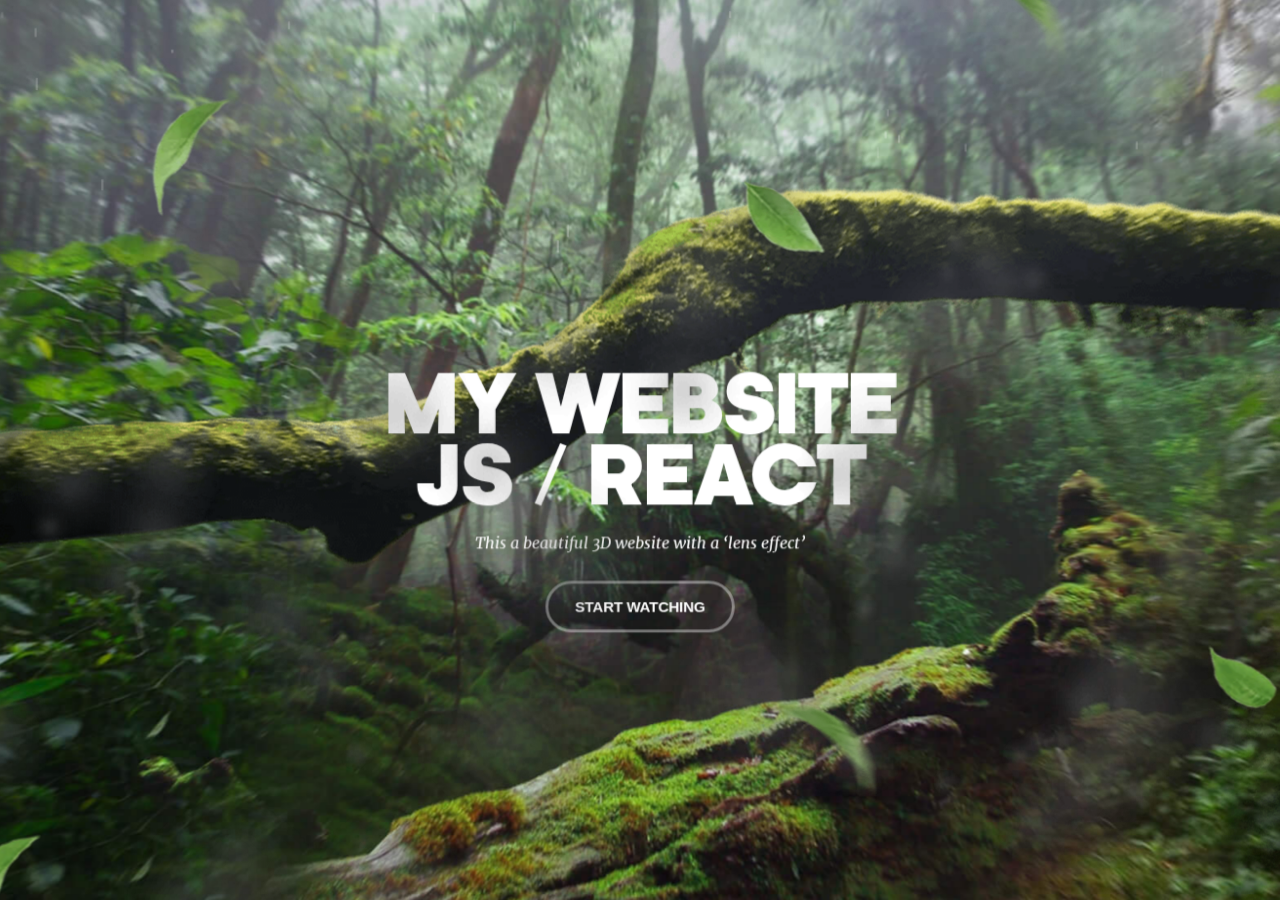
<file: index.html>
<!DOCTYPE html>
<html lang="en">
<head>
    <meta charset="UTF-8">
    <meta name="viewport" content="width=device-width, initial-scale=1.0">
    <title>Main</title>
    <link rel="stylesheet" href="css/main.css">
    <script src="js/app.js" defer></script>
    <script src="libs/rain.js" defer></script>
</head>
<body>
    

    </div>

    <section class="layers">
        <div class="layers__container">
            <div class="layers__item layer-1" style="background-image: url(img/layer-1.jpg);"></div>
            <div class="layers__item layer-2" style="background-image: url(img/layer-2.png);"></div>
            <div class="layers__item layer-3">
                <div class="hero-content">
                    <h1>My website <span>JS / React</span></h1>
                    <div class="hero-content__p">This a beautiful 3D website with a ‘lens effect’</div>
                    <button class="button-start" onclick="location.href='websites.html'">Start Watching</button>
                </div>
            </div>
            <div class="layers__item layer-4">
                <canvas class="rain"></canvas>
            </div>
            <div class="layers__item layer-5" style="background-image: url(img/layer-5.png);"></div>
            <div class="layers__item layer-6" style="background-image: url(img/layer-6.png);"></div>
        </div>
    </section>

</body>
</html>
</file>
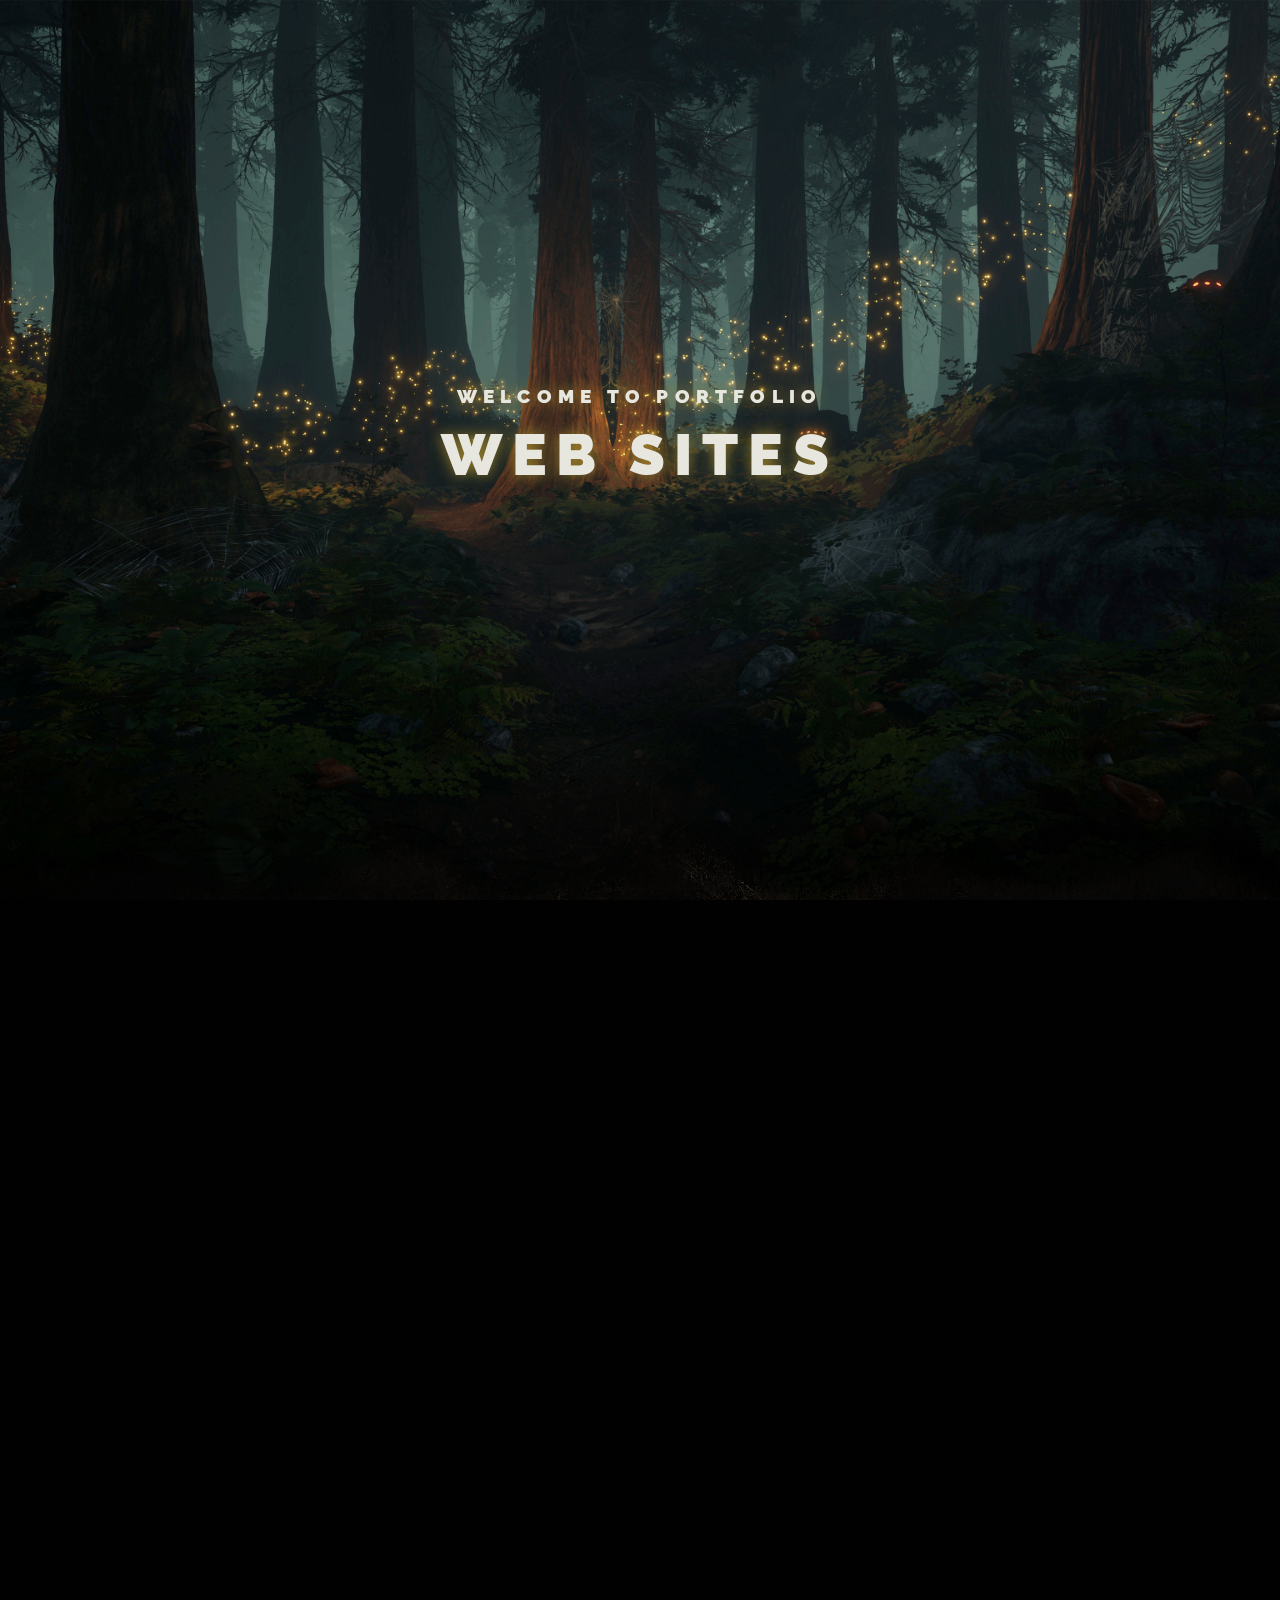
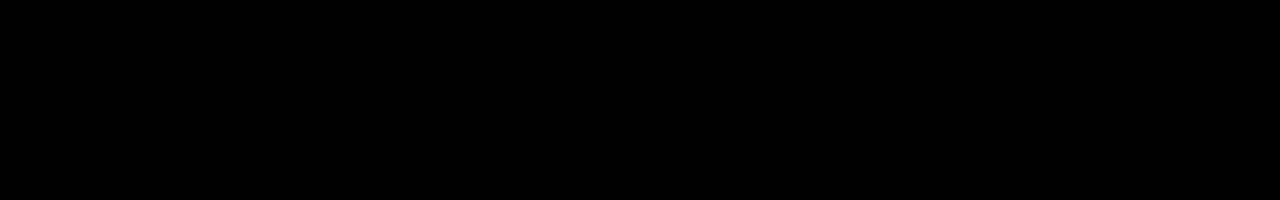
<file: websites.html>
<!DOCTYPE html>
<html lang="en">
<head>
    <meta charset="UTF-8">
    <meta http-equiv="X-UA-Compatible" content="IE=edge">
    <meta name="viewport" content="width=device-width, initial-scale=1.0">
    <title>portfolio</title>
    <link rel="stylesheet" href="css/portfolio.css">

	<script src="libs/gsap/gsap.min.js" defer></script>
	<script src="libs/gsap/ScrollTrigger.min.js" defer></script>
	<script src="libs/gsap/ScrollSmoother.min.js" defer></script>

    <script src="js/potfolio.js" defer></script>
</head>
<body>

	<div class="wrapper">
		<div class="content">

			<header class="main-header">
				<div class="layers">
					<div class="layer__header">
						<div class="layers__caption">Welcome to portfolio</div>
						<div class="layers__title">Web Sites</div>
					</div>
					<div class="layer layers__base" style="background-image: url(img/layer-base.png);"></div>
					<div class="layer layers__middle" style="background-image: url(img/layer-middle.png);"></div>
					<div class="layer layers__front" style="background-image: url(img/layer-front.png);"></div>
				</div>
			</header>
		
			<article class="main-article" style="background-image: url(img/dungeon.jpg);">
				<div class="main-article__content">
					<h2 class="main-article__header">To be continued</h2>
					<p class="main-article__paragraph">My works will be here soon, but they are not here yet 😊</p>
				</div>
				<div class="copy">© WebDesign 2026</div>
			</article>

		</div>
	</div>

</body>
</html>
</file>
<file: css/main.css>
* {
    margin: 0;
    padding: 0;
    box-sizing: border-box;
}
:root {
    --index: calc(1vw + 1vh);
    --transition: 1.5s cubic-bezier(.05, .5, 0, 1);
}
@font-face {
    font-family: kamerik-3d;
    src: url(../fonts/kamerik205-heavy.woff2);
    font-weight: 900;
}
@font-face {
    font-family: marriweather-italc-3d;
    src: url(../fonts/merriweather-regular-italic.woff2);
}
body {
    background-color: black;
    color: #fff;
    font-family: kamerik-3d;
}
.layers {
    perspective: 1000px;
    overflow: hidden;
}
.layers__container  {
    height: 100vh;
    min-height: 500px;
    transform-style: preserve-3d;
    transform: rotateX(var(--move-y)) rotateY(var(--move-x));
    will-change: transform;
    transition: transform var(--transition);
}
.layers__item {
    position: absolute;
    inset: -15vh;
    background-size: cover;
    background-position: center;
    display: flex;
    align-items: center;
    justify-content: center;
}
.layer-1 {
    transform: translateZ(-55px) scale(1.06);
}
.layer-2 {
    transform: translateZ(80px) scale(.88);
}
.layer-3 {
    transform: translateZ(180px) scale(.8);
}
.layer-4 {
    transform: translateZ(190px) scale(.9);
}
.layer-5 {
    transform: translateZ(300px) scale(.9);
}
.layer-6 {
    transform: translateZ(380px);
}
.hero-content {
    font-size: calc(var(--index) * 1.9);
    text-align: center;
    text-transform: uppercase;
    letter-spacing: calc(var(--index) * -.15);
    line-height: 1.75em;
    margin-top: calc(var(--index) * 5.5); 
}
.hero-content span {
    display: block;
}
.hero-content__p {
    text-transform: none;
    font-family: marriweather-italc-3d;
    letter-spacing: normal;
    font-size: calc(var(--index) * .73);
    line-height: 3;
}
.button-start {
    font-family: Arial;
    font-weight: 600;
    text-transform: uppercase;
    font-size: calc(var(--index) * .7);
    letter-spacing: -.02vh;
    padding: calc(var(--index) * .7) calc(var(--index) * 1.25);
    background-color: transparent;
    color: #fff;
    border-radius: 10em;
    border: rgb(255 255 255 / .4) 3px solid;
    outline: none;
    cursor: pointer;
    transition: all 500ms ease;
}
.button-start:hover {
    cursor: pointer;
    transform: scale(1.05);
}
.layer-4, .layer-5, .layer-6 {
    pointer-events: none;
}
</file>
<file: css/portfolio.css>
* {
	margin: 0;
	padding: 0;
	box-sizing: border-box;
}
:root {
	--index: calc(1vw + 1vh);
	--text: #e7e7e0;
	--transition: transform .75s cubic-bezier(.075, .5, 0, 1);
}
@font-face {
	font-family: raleway_f;
	src: url(../fonts/raleway-regular.woff2);
}
@font-face {
	font-family: raleway_f;
	src: url(../fonts/raleway-black.woff2);
	font-weight: 900;
}
body {
	background-color: #010101;
	font-family: raleway_f, sans-serif;
	line-height: 1.55;
}
.main-header {
	position: relative;
}
.main-header::after {
	content: '';
	position: absolute;
	z-index: 100;
	width: 100%;
	height: calc(var(--index) * 10);
	background-image: url(../img/ground.png);
	background-size: cover;
	background-repeat: no-repeat;
	background-position: center;
	bottom: calc(var(--index) * -4.5);
}
.layers {
	height: 100vh;
	display: flex;
	align-items: center;
	justify-content: center;
	text-align: center;
	overflow: hidden;
	position: relative;
}
.layer {
	height: 100%;
	width: 100%;
	position: absolute;
	background-size: cover;
	background-position: center;
	will-change: transform;
	z-index: 2;
	transition: var(--transition);
}
.layers__base {
	transform: translate3d(0, calc(var(--scrollTop) / 1.6), 0);
	z-index: 0;
}
.layers__middle {
	transform: translate3d(0, calc(var(--scrollTop) / 2.5), 0);
}
.layers__front {
	transform: translate3d(0, calc(var(--scrollTop) / 5.7), 0);
}
.layer__header {
	z-index: 1;
	transform: translate3d(0, calc(var(--scrollTop) / 2), 0);
	transition: var(--transition);
	will-change: transform;
	text-transform: uppercase;
	font-weight: 900;
	color: var(--text);
	text-shadow: 0 0 15px #9d822b;
}
.layers__title {
	font-size: calc(var(--index) * 2.65);
	letter-spacing: calc(var(--index) / 2.25);
}
.layers__caption {
	font-size: calc(var(--index) / 1.175);
	letter-spacing: calc(var(--index) / 3.5);
	margin-top: calc(var(--index) * -.75);
}
.main-article {
	--main-article-transform: translate3d(0, calc(var(--scrollTop) / -7.5), 0);
	min-height: 100vh;
	background-size: cover;
	background-position: center;
	color: var(--text);
	display: flex;
	justify-content: center;
	align-items: center;
	position: relative;
	text-align: center;
	/* Update: */
	top: -1px;
	z-index: 10;
}
.main-article__header {
	text-transform: uppercase;
	font-size: calc(var(--index) * 1.8);
	letter-spacing: calc(var(--index) / 7.5);
	transform: var(--main-article-transform);
	transition: var(--transition);
	will-change: transform;
}
.main-article__paragraph {
	max-width: calc(var(--index) * 30);
	font-size: calc(var(--index) * .9);
	margin-top: calc(var(--index) / 1.25);
	transform: var(--main-article-transform);
	transition: var(--transition);
	will-change: transform;
}
.content {
	will-change: transform;
}
.copy {
	position: absolute;
	bottom: calc(var(--index) * 3);
	opacity: .45;
	font-size: calc(var(--index) * .75);
	letter-spacing: calc(var(--index) / 37.5);
}
</file>
